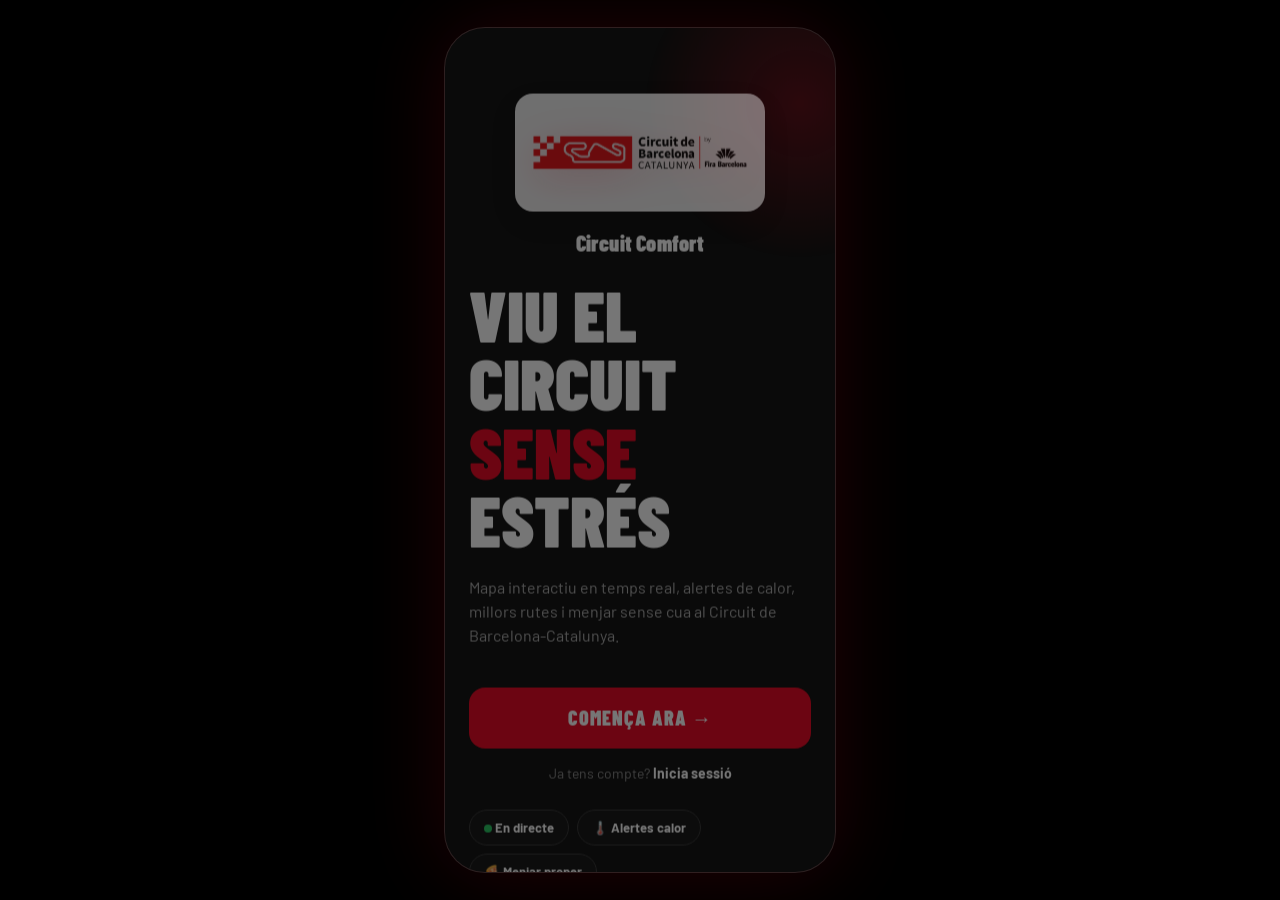
<file: index.html>
<!DOCTYPE html>
<html lang="ca">
<head>
  <meta charset="UTF-8">
  <meta http-equiv="refresh" content="0; url=index/index.html">
  <title>Circuit Comfort</title>
</head>
<body>
  <a href="index/index.html">Obrir Circuit Comfort</a>
</body>
</html>
</file>
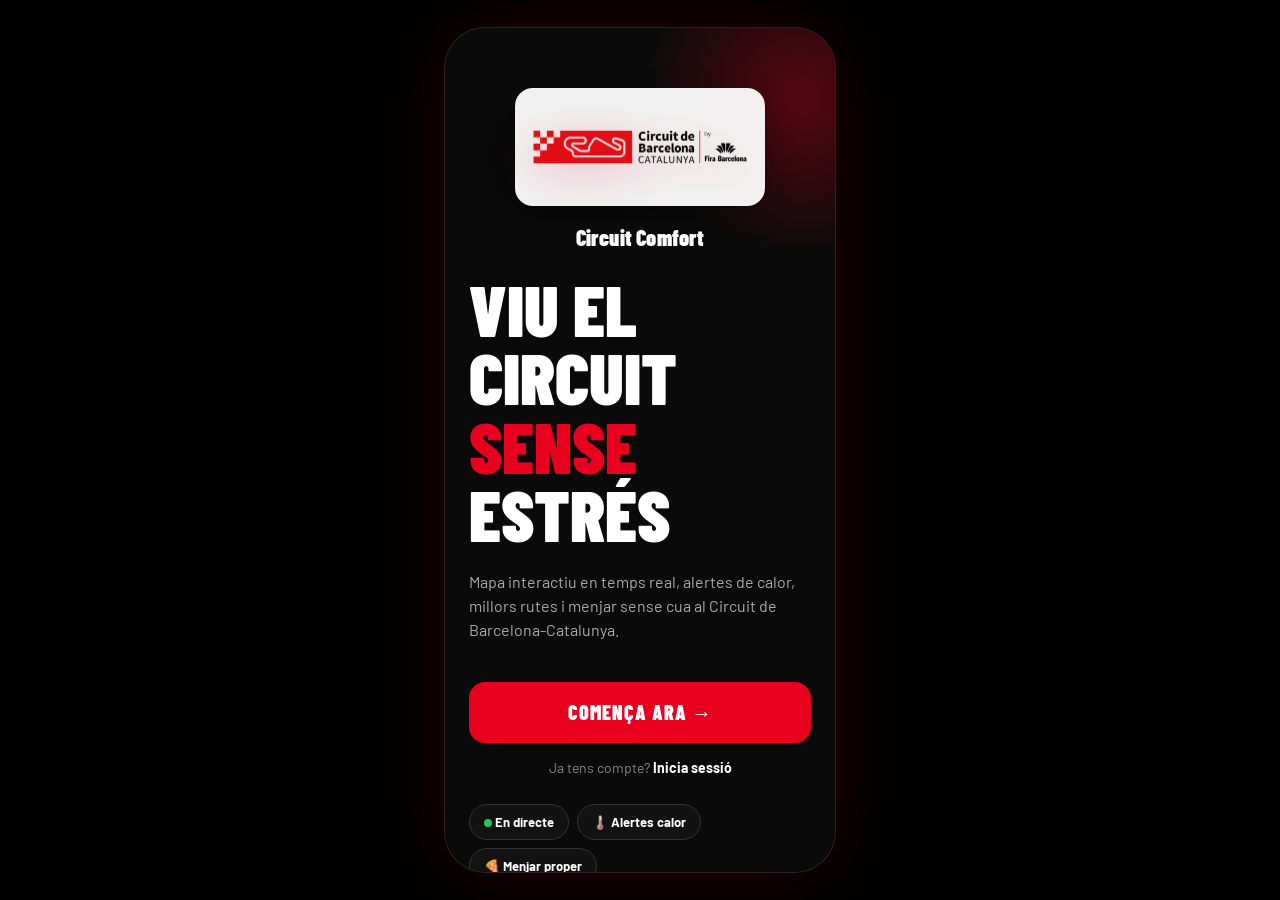
<file: index/index.html>
<!DOCTYPE html>
<html lang="ca">
<head>
  <meta charset="UTF-8">
  <meta name="viewport" content="width=device-width, initial-scale=1.0, maximum-scale=1.0">
  <title>Circuit Comfort</title>
  <link href="https://fonts.googleapis.com/css2?family=Barlow+Condensed:wght@400;700;900&family=Barlow:wght@400;500;600;700&display=swap" rel="stylesheet">
  <link rel="stylesheet" href="index.css">
</head>
<body>
  <div class="phone">
    <main class="page landing-page">
      <div class="glow-bg"></div>
      <div class="s1-top">
        <div class="s1-logo icon-logo"></div>
        <div class="s1-brand">Circuit Comfort</div>
      </div>

      <section class="hero">
        <h1>VIU EL<br>CIRCUIT<br><span>SENSE</span><br>ESTRÉS</h1>
        <p>Mapa interactiu en temps real, alertes de calor, millors rutes i menjar sense cua al Circuit de Barcelona-Catalunya.</p>
      </section>

      <section class="cta">
        <button class="btn-primary" data-page="login">COMENÇA ARA →</button>
        <p>Ja tens compte? <strong data-page="login">Inicia sessió</strong></p>
      </section>

      <section class="chips">
        <div class="chip"><span class="dot"></span> En directe</div>
        <div class="chip">🌡️ Alertes calor</div>
        <div class="chip">🍕 Menjar proper</div>
      </section>
    </main>
  </div>

  <script src="index.js"></script>
</body>
</html>
</file>
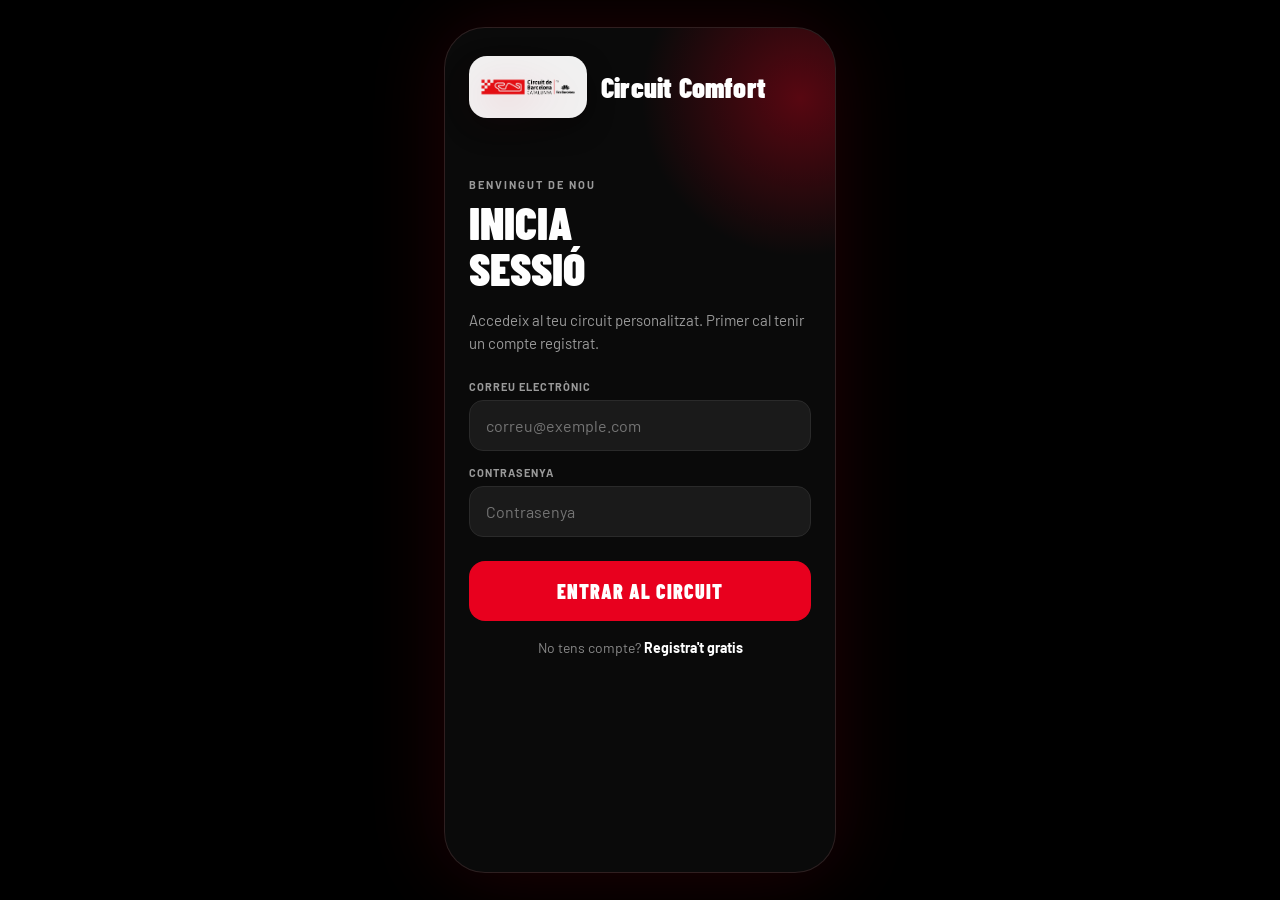
<file: login/login.html>
<!DOCTYPE html>
<html lang="ca">
<head>
  <meta charset="UTF-8">
  <meta name="viewport" content="width=device-width, initial-scale=1.0, maximum-scale=1.0">
  <title>Inicia sessió · Circuit Comfort</title>
  <link href="https://fonts.googleapis.com/css2?family=Barlow+Condensed:wght@400;700;900&family=Barlow:wght@400;500;600;700&display=swap" rel="stylesheet">
  <link rel="stylesheet" href="login.css">
</head>
<body>
  <div class="phone">
    <main class="page auth-page">
      <div class="glow-bg"></div>
      <header class="logo-bar">
        <div class="logo-icon icon-logo"></div>
        <div class="logo-text">Circuit Comfort</div>
      </header>

      <section class="auth-content">
        <div class="section-label">BENVINGUT DE NOU</div>
        <h1>INICIA<br>SESSIÓ</h1>
        <p class="muted-text">Accedeix al teu circuit personalitzat. Primer cal tenir un compte registrat.</p>

        <form id="loginForm" novalidate>
          <div class="input-group">
            <label class="input-label" for="email">CORREU ELECTRÒNIC</label>
            <input class="input-field" id="email" type="email" placeholder="correu@exemple.com" autocomplete="email">
            <div class="error-message" id="emailError"></div>
          </div>

          <div class="input-group">
            <label class="input-label" for="password">CONTRASENYA</label>
            <input class="input-field" id="password" type="password" placeholder="Contrasenya" autocomplete="current-password">
            <div class="error-message" id="passwordError"></div>
          </div>

          <div class="error-message form-error" id="formError"></div>
          <button class="btn-primary mt-24" type="submit">ENTRAR AL CIRCUIT</button>
        </form>

        <p class="switch-auth">No tens compte? <strong data-page="registre">Registra't gratis</strong></p>
      </section>
    </main>
  </div>

  <script src="login.js"></script>
</body>
</html>
</file>
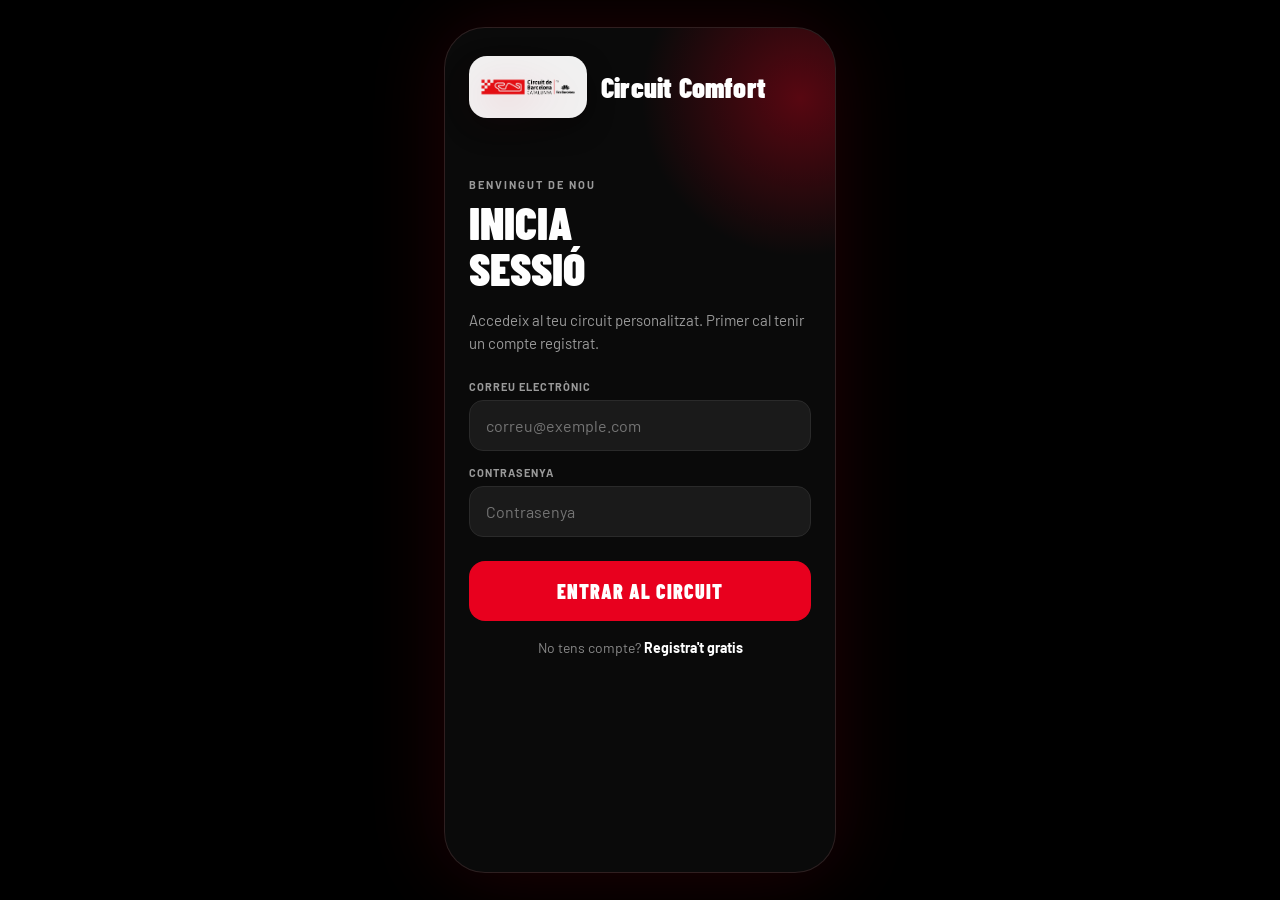
<file: perfil/perfil.html>
<!DOCTYPE html>
<html lang="ca">
<head>
  <meta charset="UTF-8">
  <meta name="viewport" content="width=device-width, initial-scale=1.0, maximum-scale=1.0">
  <title>Perfil · Circuit Comfort</title>
  <link href="https://fonts.googleapis.com/css2?family=Barlow+Condensed:wght@400;700;900&family=Barlow:wght@400;500;600;700&display=swap" rel="stylesheet">
  <link rel="stylesheet" href="perfil.css">
</head>
<body>
  <div class="phone">
    <main class="page">
      <div class="glow-bg"></div>
      <section class="profile-header">
        <div class="profile-avatar">🏎️</div>
        <h1 id="profileName">Hola!</h1>
        <p id="profileRole">GP Espanya · Circuit de Barcelona-Catalunya</p>
      </section>

      <section class="main-content">
        <div class="checklist-title">
          <span>Checklist Pre-Esdeveniment</span>
          <strong id="checkCount">1/5 COMPLETATS</strong>
        </div>
        <div class="checklist-progress"><div id="checkFill" style="width:20%;"></div></div>

        <div class="checklist-items">
          <article class="check-item checked"><div class="checkbox checked">✓</div><span>Entrades</span><em>🎫</em></article>
          <article class="check-item"><div class="checkbox"></div><span>Aigua</span><em>💧</em></article>
          <article class="check-item"><div class="checkbox"></div><span>Crema solar +50 SPF</span><em>☀️</em></article>
          <article class="check-item"><div class="checkbox"></div><span>Sabates còmodes</span><em>👟</em></article>
          <article class="check-item"><div class="checkbox"></div><span>Gorra</span><em>🧢</em></article>
        </div>

        <button class="logout-btn" id="logoutBtn">TANCAR SESSIÓ →</button>
      </section>
    </main>
    
<nav class="bottom-nav" aria-label="Navegació principal">
  <a class="nav-item " href="../circuit/circuit.html">
    <svg viewBox="0 0 24 24" fill="none" stroke="currentColor" stroke-width="2"><path d="M3 9l9-7 9 7v11a2 2 0 0 1-2 2H5a2 2 0 0 1-2-2z"/><path d="M9 22V12h6v10"/></svg>
    <span>Circuit</span>
  </a>
  <a class="nav-item " href="../transport/transport.html">
    <svg viewBox="0 0 24 24" fill="none" stroke="currentColor" stroke-width="2"><polygon points="3 11 22 2 13 21 11 13 3 11"/></svg>
    <span>Transport</span>
  </a>
  <a class="nav-item " href="../alertes/alertes.html">
    <svg viewBox="0 0 24 24" fill="none" stroke="currentColor" stroke-width="2"><path d="M10.29 3.86L1.82 18a2 2 0 0 0 1.71 3h16.94a2 2 0 0 0 1.71-3L13.71 3.86a2 2 0 0 0-3.42 0z"/><path d="M12 9v4"/><path d="M12 17h.01"/></svg>
    <span>Alertes</span>
  </a>
  <a class="nav-item " href="../menjar/menjar.html">
    <svg viewBox="0 0 24 24" fill="none" stroke="currentColor" stroke-width="2"><path d="M3 11l19-9-9 19-2-8-8-2z"/></svg>
    <span>Menjar</span>
  </a>
  <a class="nav-item active" href="../perfil/perfil.html">
    <svg viewBox="0 0 24 24" fill="none" stroke="currentColor" stroke-width="2"><path d="M20 21v-2a4 4 0 0 0-4-4H8a4 4 0 0 0-4 4v2"/><circle cx="12" cy="7" r="4"/></svg>
    <span>Perfil</span>
  </a>
</nav>

  </div>

  <script src="perfil.js"></script>
</body>
</html>
</file>
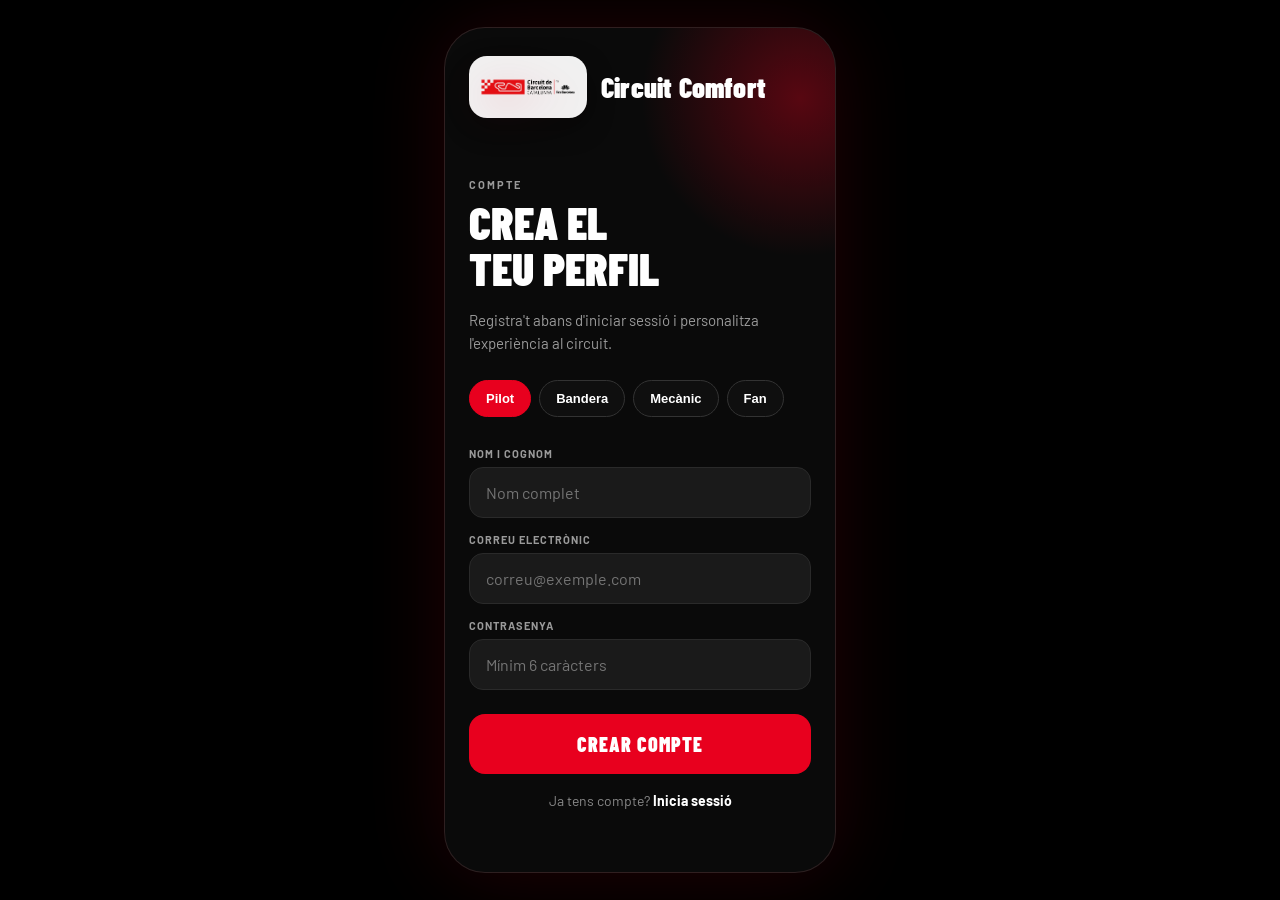
<file: registre/registre.html>
<!DOCTYPE html>
<html lang="ca">
<head>
  <meta charset="UTF-8">
  <meta name="viewport" content="width=device-width, initial-scale=1.0, maximum-scale=1.0">
  <title>Registre · Circuit Comfort</title>
  <link href="https://fonts.googleapis.com/css2?family=Barlow+Condensed:wght@400;700;900&family=Barlow:wght@400;500;600;700&display=swap" rel="stylesheet">
  <link rel="stylesheet" href="registre.css">
</head>
<body>
  <div class="phone">
    <main class="page auth-page">
      <div class="glow-bg"></div>
      <header class="logo-bar">
        <div class="logo-icon icon-logo"></div>
        <div class="logo-text">Circuit Comfort</div>
      </header>

      <section class="auth-content">
        <div class="section-label">COMPTE</div>
        <h1>CREA EL<br>TEU PERFIL</h1>
        <p class="muted-text">Registra't abans d'iniciar sessió i personalitza l'experiència al circuit.</p>

        <div class="role-selector" id="roleSelector">
          <button class="role-chip active" type="button">Pilot</button>
          <button class="role-chip" type="button">Bandera</button>
          <button class="role-chip" type="button">Mecànic</button>
          <button class="role-chip" type="button">Fan</button>
        </div>

        <form id="registerForm" novalidate>
          <div class="input-group">
            <label class="input-label" for="name">NOM I COGNOM</label>
            <input class="input-field" id="name" type="text" placeholder="Nom complet" autocomplete="name">
            <div class="error-message" id="nameError"></div>
          </div>

          <div class="input-group">
            <label class="input-label" for="email">CORREU ELECTRÒNIC</label>
            <input class="input-field" id="email" type="email" placeholder="correu@exemple.com" autocomplete="email">
            <div class="error-message" id="emailError"></div>
          </div>

          <div class="input-group">
            <label class="input-label" for="password">CONTRASENYA</label>
            <input class="input-field" id="password" type="password" placeholder="Mínim 6 caràcters" autocomplete="new-password">
            <div class="error-message" id="passwordError"></div>
          </div>

          <div class="success-message" id="successMessage"></div>
          <div class="error-message form-error" id="formError"></div>
          <button class="btn-primary mt-24" type="submit">CREAR COMPTE</button>
        </form>

        <p class="switch-auth">Ja tens compte? <strong data-page="login">Inicia sessió</strong></p>
      </section>
    </main>
  </div>

  <script src="registre.js"></script>
</body>
</html>
</file>
<file: index/index.css>
:root{
  --red:#E8001E;
  --red-dark:#B50018;
  --bg:#0A0A0A;
  --bg2:#111111;
  --bg3:#1A1A1A;
  --bg4:#222222;
  --text:#FFFFFF;
  --muted:#9A9A9A;
  --dim:#666;
  --green:#22C55E;
  --orange:#F97316;
  --yellow:#EAB308;
  --border:#2A2A2A;
  --safe-bottom:92px;
}

*{
  margin:0;
  padding:0;
  box-sizing:border-box;
  -webkit-tap-highlight-color:transparent;
}

body{
  background:#000;
  font-family:'Barlow',sans-serif;
  color:var(--text);
  min-height:100vh;
  display:flex;
  justify-content:center;
  align-items:center;
}

.phone{
  width:390px;
  height:844px;
  background:var(--bg);
  position:relative;
  overflow:hidden;
  border-radius:40px;
  box-shadow:0 0 80px rgba(232,0,30,.15),0 0 0 1px #222;
}

.page{
  position:absolute;
  inset:0;
  overflow-y:auto;
  overflow-x:hidden;
  scrollbar-width:none;
  -ms-overflow-style:none;
  padding-bottom:var(--safe-bottom);
}

.page::-webkit-scrollbar{display:none;}

.glow-bg{
  position:absolute;
  top:-90px;
  left:50%;
  transform:translateX(-50%);
  width:320px;
  height:320px;
  background:radial-gradient(circle,rgba(232,0,30,.35) 0%,transparent 70%);
  pointer-events:none;
  z-index:0;
}

.logo-bar{
  display:flex;
  align-items:center;
  gap:14px;
  padding:28px 24px 16px;
  position:relative;
  z-index:1;
}

.logo-icon,.s1-logo{
  background:rgba(255,255,255,.94);
  border-radius:18px;
  padding:8px;
  display:flex;
  align-items:center;
  justify-content:center;
  flex-shrink:0;
  overflow:visible;
  box-shadow:0 10px 28px rgba(0,0,0,.25);
}

.logo-icon{
  width:118px;
  height:62px;
}

.s1-logo{
  width:250px;
  height:118px;
  margin:0 auto 18px;
}

.logo-text,.s1-brand{
  font-family:'Barlow Condensed',sans-serif;
  font-weight:900;
  letter-spacing:.2px;
}

.logo-text{
  font-size:28px;
}

.s1-brand{
  font-size:22px;
  text-align:center;
}

.main-content{
  padding:10px 24px 0;
  position:relative;
  z-index:1;
}

.section-label{
  font-size:11px;
  letter-spacing:2px;
  font-weight:700;
  color:var(--muted);
  text-transform:uppercase;
  margin-bottom:8px;
}

.section-title{
  font-family:'Barlow Condensed',sans-serif;
  font-size:26px;
  font-weight:900;
  letter-spacing:1px;
  text-transform:uppercase;
  margin-bottom:16px;
}

.muted-text{
  color:var(--muted);
  font-size:15px;
  line-height:1.5;
  margin-bottom:26px;
}

.btn-primary,.btn-secondary,.btn-go,.btn-small{
  border:none;
  cursor:pointer;
  font-family:'Barlow Condensed',sans-serif;
  font-weight:900;
  letter-spacing:1px;
  transition:transform .12s ease,background .2s ease,border-color .2s ease;
}

.btn-primary:active,.btn-secondary:active,.btn-go:active,.btn-small:active{
  transform:scale(.98);
}

.btn-primary{
  width:100%;
  padding:18px;
  background:var(--red);
  color:white;
  border-radius:16px;
  font-size:20px;
  display:flex;
  align-items:center;
  justify-content:center;
  gap:10px;
}

.btn-primary:hover,.btn-go:hover,.btn-small:hover{background:var(--red-dark);}

.btn-secondary{
  width:100%;
  padding:16px;
  background:transparent;
  color:white;
  border:1.5px solid #333;
  border-radius:16px;
  font-size:18px;
}

.btn-go{
  padding:14px 22px;
  background:var(--red);
  color:white;
  border-radius:14px;
  font-size:17px;
}

.btn-small{
  padding:11px 16px;
  background:var(--red);
  color:white;
  border-radius:12px;
  font-size:14px;
}

.input-group{margin-bottom:15px;}

.input-label{
  display:block;
  font-size:11px;
  font-weight:700;
  color:var(--muted);
  letter-spacing:1px;
  text-transform:uppercase;
  margin-bottom:7px;
}

.input-field,.search-input{
  width:100%;
  padding:15px 16px;
  background:var(--bg3);
  border:1.5px solid var(--border);
  border-radius:14px;
  color:white;
  font-size:16px;
  font-family:'Barlow',sans-serif;
  outline:none;
  transition:border-color .2s,box-shadow .2s;
}

.input-field:focus,.search-input:focus{
  border-color:var(--red);
  box-shadow:0 0 0 4px rgba(232,0,30,.12);
}

.error-message{
  display:none;
  margin-top:8px;
  color:#ff6b6b;
  font-size:13px;
  font-weight:700;
}

.error-message.show{display:block;}

.success-message{
  display:none;
  margin-top:8px;
  color:var(--green);
  font-size:13px;
  font-weight:700;
}

.success-message.show{display:block;}

.card{
  background:var(--bg3);
  border:1px solid var(--border);
  border-radius:18px;
  padding:16px;
}

.bottom-nav{
  position:absolute;
  left:18px;
  right:18px;
  bottom:16px;
  min-height:74px;
  background:rgba(17,17,17,.96);
  border:1px solid var(--border);
  border-radius:24px;
  display:flex;
  align-items:center;
  justify-content:space-around;
  z-index:100;
  box-shadow:0 -10px 30px rgba(0,0,0,.35);
  backdrop-filter:blur(10px);
}

.nav-item{
  flex:1;
  border:none;
  background:transparent;
  color:#858585;
  display:flex;
  flex-direction:column;
  align-items:center;
  gap:5px;
  padding:10px 4px;
  cursor:pointer;
  font-family:'Barlow',sans-serif;
  text-decoration:none;
}

.nav-item.active{
  color:var(--red);
}

.nav-item svg{
  width:23px;
  height:23px;
}

.nav-item span{
  font-size:10px;
  font-weight:800;
  letter-spacing:.5px;
  text-transform:uppercase;
}

.search-row{
  display:flex;
  gap:10px;
  margin-bottom:16px;
}

.filter-row{
  display:flex;
  gap:9px;
  margin:14px 0;
  overflow-x:auto;
  padding-bottom:8px;
  scrollbar-width:thin;
}

.filter-row::-webkit-scrollbar{height:5px;}
.filter-row::-webkit-scrollbar-track{background:#191919;border-radius:999px;}
.filter-row::-webkit-scrollbar-thumb{background:#555;border-radius:999px;}

.filter-chip,.role-chip{
  padding:10px 16px;
  border:1.5px solid #333;
  border-radius:999px;
  font-size:13px;
  font-weight:800;
  white-space:nowrap;
  cursor:pointer;
  transition:all .2s;
  background:rgba(255,255,255,.02);
  color:white;
}

.filter-chip.active,.role-chip.active{
  background:var(--red);
  border-color:var(--red);
}

.map-card{
  height:300px;
  border-radius:20px;
  overflow:hidden;
  border:1px solid var(--border);
  background:#0D1117;
  position:relative;
}

.map-card.small{height:220px;}
.map-card.large{height:360px;}

.leaflet-container{
  background:#101010;
  font-family:'Barlow',sans-serif;
}

.leaflet-control-attribution{
  font-size:9px;
  background:rgba(0,0,0,.55)!important;
  color:#aaa!important;
}

.leaflet-control-attribution a{color:#ddd!important;}

.map-hint{
  margin-top:8px;
  color:#888;
  font-size:12px;
  line-height:1.4;
}

.stats-row{
  display:grid;
  grid-template-columns:1fr 1fr 1fr;
  gap:10px;
  margin-bottom:14px;
}

.stat-card{
  background:var(--bg3);
  border:1px solid var(--border);
  border-radius:16px;
  padding:16px 14px;
}

.stat-label{
  font-size:10px;
  font-weight:900;
  letter-spacing:1.5px;
  color:#666;
  text-transform:uppercase;
  margin-bottom:8px;
}

.stat-value{
  font-family:'Barlow Condensed',sans-serif;
  font-size:32px;
  font-weight:900;
}

.red{color:var(--red);}
.green{color:var(--green);}
.orange{color:var(--orange);}

@keyframes fadeIn{
  from{opacity:0;transform:translateY(10px);}
  to{opacity:1;transform:translateY(0);}
}

.page > *{animation:fadeIn .25s ease forwards;}

@media (max-width:430px){
  body{align-items:stretch;}
  .phone{
    width:100vw;
    height:100vh;
    border-radius:0;
  }
}

.landing-page{
  padding-bottom:32px;
}

.s1-top{
  display:flex;
  flex-direction:column;
  align-items:center;
  padding:60px 24px 24px;
  position:relative;
  z-index:1;
}

.hero{
  padding:0 24px;
  position:relative;
  z-index:1;
}

.hero h1{
  font-family:'Barlow Condensed',sans-serif;
  font-size:72px;
  font-weight:900;
  line-height:.95;
  text-transform:uppercase;
  margin-bottom:22px;
}

.hero h1 span{color:var(--red);}

.hero p{
  font-size:16px;
  color:#aaa;
  line-height:1.5;
  margin-bottom:40px;
}

.cta{
  padding:0 24px 28px;
  position:relative;
  z-index:1;
}

.cta p{
  margin-top:16px;
  color:#888;
  text-align:center;
  font-size:14px;
}

.cta strong{
  color:white;
  cursor:pointer;
}

.chips{
  display:flex;
  gap:8px;
  flex-wrap:wrap;
  padding:0 24px;
  position:relative;
  z-index:1;
}

.chip{
  padding:9px 14px;
  border:1.5px solid #333;
  border-radius:999px;
  font-size:13px;
  font-weight:700;
  background:rgba(255,255,255,.03);
}

.dot{
  display:inline-block;
  width:8px;
  height:8px;
  border-radius:50%;
  background:var(--green);
}


.logo-img-large{
  width:100%;
  height:100%;
  object-fit:contain;
  display:block;
  filter:drop-shadow(0 8px 20px rgba(232,0,30,.25));
}
</file>
<file: login/login.css>
:root{
  --red:#E8001E;
  --red-dark:#B50018;
  --bg:#0A0A0A;
  --bg2:#111111;
  --bg3:#1A1A1A;
  --bg4:#222222;
  --text:#FFFFFF;
  --muted:#9A9A9A;
  --dim:#666;
  --green:#22C55E;
  --orange:#F97316;
  --yellow:#EAB308;
  --border:#2A2A2A;
  --safe-bottom:92px;
}

*{
  margin:0;
  padding:0;
  box-sizing:border-box;
  -webkit-tap-highlight-color:transparent;
}

body{
  background:#000;
  font-family:'Barlow',sans-serif;
  color:var(--text);
  min-height:100vh;
  display:flex;
  justify-content:center;
  align-items:center;
}

.phone{
  width:390px;
  height:844px;
  background:var(--bg);
  position:relative;
  overflow:hidden;
  border-radius:40px;
  box-shadow:0 0 80px rgba(232,0,30,.15),0 0 0 1px #222;
}

.page{
  position:absolute;
  inset:0;
  overflow-y:auto;
  overflow-x:hidden;
  scrollbar-width:none;
  -ms-overflow-style:none;
  padding-bottom:var(--safe-bottom);
}

.page::-webkit-scrollbar{display:none;}

.glow-bg{
  position:absolute;
  top:-90px;
  left:50%;
  transform:translateX(-50%);
  width:320px;
  height:320px;
  background:radial-gradient(circle,rgba(232,0,30,.35) 0%,transparent 70%);
  pointer-events:none;
  z-index:0;
}

.logo-bar{
  display:flex;
  align-items:center;
  gap:14px;
  padding:28px 24px 16px;
  position:relative;
  z-index:1;
}

.logo-icon,.s1-logo{
  background:rgba(255,255,255,.94);
  border-radius:18px;
  padding:8px;
  display:flex;
  align-items:center;
  justify-content:center;
  flex-shrink:0;
  overflow:visible;
  box-shadow:0 10px 28px rgba(0,0,0,.25);
}

.logo-icon{
  width:118px;
  height:62px;
}

.s1-logo{
  width:250px;
  height:118px;
  margin:0 auto 18px;
}

.logo-text,.s1-brand{
  font-family:'Barlow Condensed',sans-serif;
  font-weight:900;
  letter-spacing:.2px;
}

.logo-text{
  font-size:28px;
}

.s1-brand{
  font-size:22px;
  text-align:center;
}

.main-content{
  padding:10px 24px 0;
  position:relative;
  z-index:1;
}

.section-label{
  font-size:11px;
  letter-spacing:2px;
  font-weight:700;
  color:var(--muted);
  text-transform:uppercase;
  margin-bottom:8px;
}

.section-title{
  font-family:'Barlow Condensed',sans-serif;
  font-size:26px;
  font-weight:900;
  letter-spacing:1px;
  text-transform:uppercase;
  margin-bottom:16px;
}

.muted-text{
  color:var(--muted);
  font-size:15px;
  line-height:1.5;
  margin-bottom:26px;
}

.btn-primary,.btn-secondary,.btn-go,.btn-small{
  border:none;
  cursor:pointer;
  font-family:'Barlow Condensed',sans-serif;
  font-weight:900;
  letter-spacing:1px;
  transition:transform .12s ease,background .2s ease,border-color .2s ease;
}

.btn-primary:active,.btn-secondary:active,.btn-go:active,.btn-small:active{
  transform:scale(.98);
}

.btn-primary{
  width:100%;
  padding:18px;
  background:var(--red);
  color:white;
  border-radius:16px;
  font-size:20px;
  display:flex;
  align-items:center;
  justify-content:center;
  gap:10px;
}

.btn-primary:hover,.btn-go:hover,.btn-small:hover{background:var(--red-dark);}

.btn-secondary{
  width:100%;
  padding:16px;
  background:transparent;
  color:white;
  border:1.5px solid #333;
  border-radius:16px;
  font-size:18px;
}

.btn-go{
  padding:14px 22px;
  background:var(--red);
  color:white;
  border-radius:14px;
  font-size:17px;
}

.btn-small{
  padding:11px 16px;
  background:var(--red);
  color:white;
  border-radius:12px;
  font-size:14px;
}

.input-group{margin-bottom:15px;}

.input-label{
  display:block;
  font-size:11px;
  font-weight:700;
  color:var(--muted);
  letter-spacing:1px;
  text-transform:uppercase;
  margin-bottom:7px;
}

.input-field,.search-input{
  width:100%;
  padding:15px 16px;
  background:var(--bg3);
  border:1.5px solid var(--border);
  border-radius:14px;
  color:white;
  font-size:16px;
  font-family:'Barlow',sans-serif;
  outline:none;
  transition:border-color .2s,box-shadow .2s;
}

.input-field:focus,.search-input:focus{
  border-color:var(--red);
  box-shadow:0 0 0 4px rgba(232,0,30,.12);
}

.error-message{
  display:none;
  margin-top:8px;
  color:#ff6b6b;
  font-size:13px;
  font-weight:700;
}

.error-message.show{display:block;}

.success-message{
  display:none;
  margin-top:8px;
  color:var(--green);
  font-size:13px;
  font-weight:700;
}

.success-message.show{display:block;}

.card{
  background:var(--bg3);
  border:1px solid var(--border);
  border-radius:18px;
  padding:16px;
}

.bottom-nav{
  position:absolute;
  left:18px;
  right:18px;
  bottom:16px;
  min-height:74px;
  background:rgba(17,17,17,.96);
  border:1px solid var(--border);
  border-radius:24px;
  display:flex;
  align-items:center;
  justify-content:space-around;
  z-index:100;
  box-shadow:0 -10px 30px rgba(0,0,0,.35);
  backdrop-filter:blur(10px);
}

.nav-item{
  flex:1;
  border:none;
  background:transparent;
  color:#858585;
  display:flex;
  flex-direction:column;
  align-items:center;
  gap:5px;
  padding:10px 4px;
  cursor:pointer;
  font-family:'Barlow',sans-serif;
  text-decoration:none;
}

.nav-item.active{
  color:var(--red);
}

.nav-item svg{
  width:23px;
  height:23px;
}

.nav-item span{
  font-size:10px;
  font-weight:800;
  letter-spacing:.5px;
  text-transform:uppercase;
}

.search-row{
  display:flex;
  gap:10px;
  margin-bottom:16px;
}

.filter-row{
  display:flex;
  gap:9px;
  margin:14px 0;
  overflow-x:auto;
  padding-bottom:8px;
  scrollbar-width:thin;
}

.filter-row::-webkit-scrollbar{height:5px;}
.filter-row::-webkit-scrollbar-track{background:#191919;border-radius:999px;}
.filter-row::-webkit-scrollbar-thumb{background:#555;border-radius:999px;}

.filter-chip,.role-chip{
  padding:10px 16px;
  border:1.5px solid #333;
  border-radius:999px;
  font-size:13px;
  font-weight:800;
  white-space:nowrap;
  cursor:pointer;
  transition:all .2s;
  background:rgba(255,255,255,.02);
  color:white;
}

.filter-chip.active,.role-chip.active{
  background:var(--red);
  border-color:var(--red);
}

.map-card{
  height:300px;
  border-radius:20px;
  overflow:hidden;
  border:1px solid var(--border);
  background:#0D1117;
  position:relative;
}

.map-card.small{height:220px;}
.map-card.large{height:360px;}

.leaflet-container{
  background:#101010;
  font-family:'Barlow',sans-serif;
}

.leaflet-control-attribution{
  font-size:9px;
  background:rgba(0,0,0,.55)!important;
  color:#aaa!important;
}

.leaflet-control-attribution a{color:#ddd!important;}

.map-hint{
  margin-top:8px;
  color:#888;
  font-size:12px;
  line-height:1.4;
}

.stats-row{
  display:grid;
  grid-template-columns:1fr 1fr 1fr;
  gap:10px;
  margin-bottom:14px;
}

.stat-card{
  background:var(--bg3);
  border:1px solid var(--border);
  border-radius:16px;
  padding:16px 14px;
}

.stat-label{
  font-size:10px;
  font-weight:900;
  letter-spacing:1.5px;
  color:#666;
  text-transform:uppercase;
  margin-bottom:8px;
}

.stat-value{
  font-family:'Barlow Condensed',sans-serif;
  font-size:32px;
  font-weight:900;
}

.red{color:var(--red);}
.green{color:var(--green);}
.orange{color:var(--orange);}

@keyframes fadeIn{
  from{opacity:0;transform:translateY(10px);}
  to{opacity:1;transform:translateY(0);}
}

.page > *{animation:fadeIn .25s ease forwards;}

@media (max-width:430px){
  body{align-items:stretch;}
  .phone{
    width:100vw;
    height:100vh;
    border-radius:0;
  }
}

.auth-content{
  padding:44px 24px;
  position:relative;
  z-index:1;
}

.auth-content h1{
  font-family:'Barlow Condensed',sans-serif;
  font-size:46px;
  line-height:1;
  font-weight:900;
  margin-bottom:18px;
}

.mt-24{margin-top:24px;}

.form-error{
  background:rgba(255,107,107,.12);
  border:1px solid rgba(255,107,107,.35);
  border-radius:12px;
  padding:12px;
}

.switch-auth{
  text-align:center;
  color:#888;
  margin-top:18px;
  font-size:14px;
}

.switch-auth strong{
  color:#fff;
  cursor:pointer;
}


.logo-img-large{
  width:100%;
  height:100%;
  object-fit:contain;
  display:block;
  filter:drop-shadow(0 8px 20px rgba(232,0,30,.25));
}
</file>
<file: perfil/perfil.css>
:root{
  --red:#E8001E;
  --red-dark:#B50018;
  --bg:#0A0A0A;
  --bg2:#111111;
  --bg3:#1A1A1A;
  --bg4:#222222;
  --text:#FFFFFF;
  --muted:#9A9A9A;
  --dim:#666;
  --green:#22C55E;
  --orange:#F97316;
  --yellow:#EAB308;
  --border:#2A2A2A;
  --safe-bottom:92px;
}

*{
  margin:0;
  padding:0;
  box-sizing:border-box;
  -webkit-tap-highlight-color:transparent;
}

body{
  background:#000;
  font-family:'Barlow',sans-serif;
  color:var(--text);
  min-height:100vh;
  display:flex;
  justify-content:center;
  align-items:center;
}

.phone{
  width:390px;
  height:844px;
  background:var(--bg);
  position:relative;
  overflow:hidden;
  border-radius:40px;
  box-shadow:0 0 80px rgba(232,0,30,.15),0 0 0 1px #222;
}

.page{
  position:absolute;
  inset:0;
  overflow-y:auto;
  overflow-x:hidden;
  scrollbar-width:none;
  -ms-overflow-style:none;
  padding-bottom:var(--safe-bottom);
}

.page::-webkit-scrollbar{display:none;}

.glow-bg{
  position:absolute;
  top:-90px;
  left:50%;
  transform:translateX(-50%);
  width:320px;
  height:320px;
  background:radial-gradient(circle,rgba(232,0,30,.35) 0%,transparent 70%);
  pointer-events:none;
  z-index:0;
}

.logo-bar{
  display:flex;
  align-items:center;
  gap:14px;
  padding:28px 24px 16px;
  position:relative;
  z-index:1;
}

.logo-icon,.s1-logo{
  background:rgba(255,255,255,.94);
  border-radius:18px;
  padding:8px;
  display:flex;
  align-items:center;
  justify-content:center;
  flex-shrink:0;
  overflow:visible;
  box-shadow:0 10px 28px rgba(0,0,0,.25);
}

.logo-icon{
  width:118px;
  height:62px;
}

.s1-logo{
  width:250px;
  height:118px;
  margin:0 auto 18px;
}

.logo-text,.s1-brand{
  font-family:'Barlow Condensed',sans-serif;
  font-weight:900;
  letter-spacing:.2px;
}

.logo-text{
  font-size:28px;
}

.s1-brand{
  font-size:22px;
  text-align:center;
}

.main-content{
  padding:10px 24px 0;
  position:relative;
  z-index:1;
}

.section-label{
  font-size:11px;
  letter-spacing:2px;
  font-weight:700;
  color:var(--muted);
  text-transform:uppercase;
  margin-bottom:8px;
}

.section-title{
  font-family:'Barlow Condensed',sans-serif;
  font-size:26px;
  font-weight:900;
  letter-spacing:1px;
  text-transform:uppercase;
  margin-bottom:16px;
}

.muted-text{
  color:var(--muted);
  font-size:15px;
  line-height:1.5;
  margin-bottom:26px;
}

.btn-primary,.btn-secondary,.btn-go,.btn-small{
  border:none;
  cursor:pointer;
  font-family:'Barlow Condensed',sans-serif;
  font-weight:900;
  letter-spacing:1px;
  transition:transform .12s ease,background .2s ease,border-color .2s ease;
}

.btn-primary:active,.btn-secondary:active,.btn-go:active,.btn-small:active{
  transform:scale(.98);
}

.btn-primary{
  width:100%;
  padding:18px;
  background:var(--red);
  color:white;
  border-radius:16px;
  font-size:20px;
  display:flex;
  align-items:center;
  justify-content:center;
  gap:10px;
}

.btn-primary:hover,.btn-go:hover,.btn-small:hover{background:var(--red-dark);}

.btn-secondary{
  width:100%;
  padding:16px;
  background:transparent;
  color:white;
  border:1.5px solid #333;
  border-radius:16px;
  font-size:18px;
}

.btn-go{
  padding:14px 22px;
  background:var(--red);
  color:white;
  border-radius:14px;
  font-size:17px;
}

.btn-small{
  padding:11px 16px;
  background:var(--red);
  color:white;
  border-radius:12px;
  font-size:14px;
}

.input-group{margin-bottom:15px;}

.input-label{
  display:block;
  font-size:11px;
  font-weight:700;
  color:var(--muted);
  letter-spacing:1px;
  text-transform:uppercase;
  margin-bottom:7px;
}

.input-field,.search-input{
  width:100%;
  padding:15px 16px;
  background:var(--bg3);
  border:1.5px solid var(--border);
  border-radius:14px;
  color:white;
  font-size:16px;
  font-family:'Barlow',sans-serif;
  outline:none;
  transition:border-color .2s,box-shadow .2s;
}

.input-field:focus,.search-input:focus{
  border-color:var(--red);
  box-shadow:0 0 0 4px rgba(232,0,30,.12);
}

.error-message{
  display:none;
  margin-top:8px;
  color:#ff6b6b;
  font-size:13px;
  font-weight:700;
}

.error-message.show{display:block;}

.success-message{
  display:none;
  margin-top:8px;
  color:var(--green);
  font-size:13px;
  font-weight:700;
}

.success-message.show{display:block;}

.card{
  background:var(--bg3);
  border:1px solid var(--border);
  border-radius:18px;
  padding:16px;
}

.bottom-nav{
  position:absolute;
  left:18px;
  right:18px;
  bottom:16px;
  min-height:74px;
  background:rgba(17,17,17,.96);
  border:1px solid var(--border);
  border-radius:24px;
  display:flex;
  align-items:center;
  justify-content:space-around;
  z-index:100;
  box-shadow:0 -10px 30px rgba(0,0,0,.35);
  backdrop-filter:blur(10px);
}

.nav-item{
  flex:1;
  border:none;
  background:transparent;
  color:#858585;
  display:flex;
  flex-direction:column;
  align-items:center;
  gap:5px;
  padding:10px 4px;
  cursor:pointer;
  font-family:'Barlow',sans-serif;
  text-decoration:none;
}

.nav-item.active{
  color:var(--red);
}

.nav-item svg{
  width:23px;
  height:23px;
}

.nav-item span{
  font-size:10px;
  font-weight:800;
  letter-spacing:.5px;
  text-transform:uppercase;
}

.search-row{
  display:flex;
  gap:10px;
  margin-bottom:16px;
}

.filter-row{
  display:flex;
  gap:9px;
  margin:14px 0;
  overflow-x:auto;
  padding-bottom:8px;
  scrollbar-width:thin;
}

.filter-row::-webkit-scrollbar{height:5px;}
.filter-row::-webkit-scrollbar-track{background:#191919;border-radius:999px;}
.filter-row::-webkit-scrollbar-thumb{background:#555;border-radius:999px;}

.filter-chip,.role-chip{
  padding:10px 16px;
  border:1.5px solid #333;
  border-radius:999px;
  font-size:13px;
  font-weight:800;
  white-space:nowrap;
  cursor:pointer;
  transition:all .2s;
  background:rgba(255,255,255,.02);
  color:white;
}

.filter-chip.active,.role-chip.active{
  background:var(--red);
  border-color:var(--red);
}

.map-card{
  height:300px;
  border-radius:20px;
  overflow:hidden;
  border:1px solid var(--border);
  background:#0D1117;
  position:relative;
}

.map-card.small{height:220px;}
.map-card.large{height:360px;}

.leaflet-container{
  background:#101010;
  font-family:'Barlow',sans-serif;
}

.leaflet-control-attribution{
  font-size:9px;
  background:rgba(0,0,0,.55)!important;
  color:#aaa!important;
}

.leaflet-control-attribution a{color:#ddd!important;}

.map-hint{
  margin-top:8px;
  color:#888;
  font-size:12px;
  line-height:1.4;
}

.stats-row{
  display:grid;
  grid-template-columns:1fr 1fr 1fr;
  gap:10px;
  margin-bottom:14px;
}

.stat-card{
  background:var(--bg3);
  border:1px solid var(--border);
  border-radius:16px;
  padding:16px 14px;
}

.stat-label{
  font-size:10px;
  font-weight:900;
  letter-spacing:1.5px;
  color:#666;
  text-transform:uppercase;
  margin-bottom:8px;
}

.stat-value{
  font-family:'Barlow Condensed',sans-serif;
  font-size:32px;
  font-weight:900;
}

.red{color:var(--red);}
.green{color:var(--green);}
.orange{color:var(--orange);}

@keyframes fadeIn{
  from{opacity:0;transform:translateY(10px);}
  to{opacity:1;transform:translateY(0);}
}

.page > *{animation:fadeIn .25s ease forwards;}

@media (max-width:430px){
  body{align-items:stretch;}
  .phone{
    width:100vw;
    height:100vh;
    border-radius:0;
  }
}

.profile-header{
  display:flex;
  flex-direction:column;
  align-items:center;
  padding:46px 24px 28px;
  position:relative;
  z-index:1;
}

.profile-avatar{
  width:86px;
  height:86px;
  border-radius:24px;
  background:var(--bg3);
  border:2px solid var(--border);
  display:flex;
  align-items:center;
  justify-content:center;
  font-size:40px;
  margin-bottom:14px;
}

.profile-header h1{
  font-family:'Barlow Condensed',sans-serif;
  font-size:40px;
  font-weight:900;
}

.profile-header p{
  color:#888;
  font-size:14px;
  text-align:center;
}

.checklist-title{
  display:flex;
  justify-content:space-between;
  gap:10px;
  font-size:12px;
  font-weight:900;
  letter-spacing:1px;
  text-transform:uppercase;
  margin-bottom:10px;
}

.checklist-title strong{
  color:var(--red);
  white-space:nowrap;
}

.checklist-progress{
  height:5px;
  background:#2A2A2A;
  border-radius:999px;
  overflow:hidden;
  margin-bottom:16px;
}

.checklist-progress div{
  height:100%;
  background:var(--red);
  transition:width .25s;
}

.check-item{
  background:var(--bg3);
  border:1px solid var(--border);
  border-radius:18px;
  padding:16px;
  display:flex;
  align-items:center;
  gap:14px;
  margin-bottom:10px;
  cursor:pointer;
}

.check-item.checked{
  border-color:#2A3A2A;
}

.checkbox{
  width:28px;
  height:28px;
  border:2px solid #444;
  border-radius:9px;
  display:flex;
  align-items:center;
  justify-content:center;
  font-weight:900;
}

.checkbox.checked{
  background:var(--red);
  border-color:var(--red);
}

.check-item span{
  flex:1;
  font-size:16px;
}

.check-item.checked span{
  color:#888;
  text-decoration:line-through;
}

.check-item em{
  font-style:normal;
  font-size:20px;
  opacity:.6;
}

.logout-btn{
  width:100%;
  margin-top:18px;
  padding:15px;
  background:transparent;
  border:2px solid #333;
  border-radius:15px;
  color:white;
  font-family:'Barlow Condensed',sans-serif;
  font-size:17px;
  font-weight:900;
  letter-spacing:1px;
  cursor:pointer;
}


.logo-img-large{
  width:100%;
  height:100%;
  object-fit:contain;
  display:block;
  filter:drop-shadow(0 8px 20px rgba(232,0,30,.25));
}
</file>
<file: registre/registre.css>
:root{
  --red:#E8001E;
  --red-dark:#B50018;
  --bg:#0A0A0A;
  --bg2:#111111;
  --bg3:#1A1A1A;
  --bg4:#222222;
  --text:#FFFFFF;
  --muted:#9A9A9A;
  --dim:#666;
  --green:#22C55E;
  --orange:#F97316;
  --yellow:#EAB308;
  --border:#2A2A2A;
  --safe-bottom:92px;
}

*{
  margin:0;
  padding:0;
  box-sizing:border-box;
  -webkit-tap-highlight-color:transparent;
}

body{
  background:#000;
  font-family:'Barlow',sans-serif;
  color:var(--text);
  min-height:100vh;
  display:flex;
  justify-content:center;
  align-items:center;
}

.phone{
  width:390px;
  height:844px;
  background:var(--bg);
  position:relative;
  overflow:hidden;
  border-radius:40px;
  box-shadow:0 0 80px rgba(232,0,30,.15),0 0 0 1px #222;
}

.page{
  position:absolute;
  inset:0;
  overflow-y:auto;
  overflow-x:hidden;
  scrollbar-width:none;
  -ms-overflow-style:none;
  padding-bottom:var(--safe-bottom);
}

.page::-webkit-scrollbar{display:none;}

.glow-bg{
  position:absolute;
  top:-90px;
  left:50%;
  transform:translateX(-50%);
  width:320px;
  height:320px;
  background:radial-gradient(circle,rgba(232,0,30,.35) 0%,transparent 70%);
  pointer-events:none;
  z-index:0;
}

.logo-bar{
  display:flex;
  align-items:center;
  gap:14px;
  padding:28px 24px 16px;
  position:relative;
  z-index:1;
}

.logo-icon,.s1-logo{
  background:rgba(255,255,255,.94);
  border-radius:18px;
  padding:8px;
  display:flex;
  align-items:center;
  justify-content:center;
  flex-shrink:0;
  overflow:visible;
  box-shadow:0 10px 28px rgba(0,0,0,.25);
}

.logo-icon{
  width:118px;
  height:62px;
}

.s1-logo{
  width:250px;
  height:118px;
  margin:0 auto 18px;
}

.logo-text,.s1-brand{
  font-family:'Barlow Condensed',sans-serif;
  font-weight:900;
  letter-spacing:.2px;
}

.logo-text{
  font-size:28px;
}

.s1-brand{
  font-size:22px;
  text-align:center;
}

.main-content{
  padding:10px 24px 0;
  position:relative;
  z-index:1;
}

.section-label{
  font-size:11px;
  letter-spacing:2px;
  font-weight:700;
  color:var(--muted);
  text-transform:uppercase;
  margin-bottom:8px;
}

.section-title{
  font-family:'Barlow Condensed',sans-serif;
  font-size:26px;
  font-weight:900;
  letter-spacing:1px;
  text-transform:uppercase;
  margin-bottom:16px;
}

.muted-text{
  color:var(--muted);
  font-size:15px;
  line-height:1.5;
  margin-bottom:26px;
}

.btn-primary,.btn-secondary,.btn-go,.btn-small{
  border:none;
  cursor:pointer;
  font-family:'Barlow Condensed',sans-serif;
  font-weight:900;
  letter-spacing:1px;
  transition:transform .12s ease,background .2s ease,border-color .2s ease;
}

.btn-primary:active,.btn-secondary:active,.btn-go:active,.btn-small:active{
  transform:scale(.98);
}

.btn-primary{
  width:100%;
  padding:18px;
  background:var(--red);
  color:white;
  border-radius:16px;
  font-size:20px;
  display:flex;
  align-items:center;
  justify-content:center;
  gap:10px;
}

.btn-primary:hover,.btn-go:hover,.btn-small:hover{background:var(--red-dark);}

.btn-secondary{
  width:100%;
  padding:16px;
  background:transparent;
  color:white;
  border:1.5px solid #333;
  border-radius:16px;
  font-size:18px;
}

.btn-go{
  padding:14px 22px;
  background:var(--red);
  color:white;
  border-radius:14px;
  font-size:17px;
}

.btn-small{
  padding:11px 16px;
  background:var(--red);
  color:white;
  border-radius:12px;
  font-size:14px;
}

.input-group{margin-bottom:15px;}

.input-label{
  display:block;
  font-size:11px;
  font-weight:700;
  color:var(--muted);
  letter-spacing:1px;
  text-transform:uppercase;
  margin-bottom:7px;
}

.input-field,.search-input{
  width:100%;
  padding:15px 16px;
  background:var(--bg3);
  border:1.5px solid var(--border);
  border-radius:14px;
  color:white;
  font-size:16px;
  font-family:'Barlow',sans-serif;
  outline:none;
  transition:border-color .2s,box-shadow .2s;
}

.input-field:focus,.search-input:focus{
  border-color:var(--red);
  box-shadow:0 0 0 4px rgba(232,0,30,.12);
}

.error-message{
  display:none;
  margin-top:8px;
  color:#ff6b6b;
  font-size:13px;
  font-weight:700;
}

.error-message.show{display:block;}

.success-message{
  display:none;
  margin-top:8px;
  color:var(--green);
  font-size:13px;
  font-weight:700;
}

.success-message.show{display:block;}

.card{
  background:var(--bg3);
  border:1px solid var(--border);
  border-radius:18px;
  padding:16px;
}

.bottom-nav{
  position:absolute;
  left:18px;
  right:18px;
  bottom:16px;
  min-height:74px;
  background:rgba(17,17,17,.96);
  border:1px solid var(--border);
  border-radius:24px;
  display:flex;
  align-items:center;
  justify-content:space-around;
  z-index:100;
  box-shadow:0 -10px 30px rgba(0,0,0,.35);
  backdrop-filter:blur(10px);
}

.nav-item{
  flex:1;
  border:none;
  background:transparent;
  color:#858585;
  display:flex;
  flex-direction:column;
  align-items:center;
  gap:5px;
  padding:10px 4px;
  cursor:pointer;
  font-family:'Barlow',sans-serif;
  text-decoration:none;
}

.nav-item.active{
  color:var(--red);
}

.nav-item svg{
  width:23px;
  height:23px;
}

.nav-item span{
  font-size:10px;
  font-weight:800;
  letter-spacing:.5px;
  text-transform:uppercase;
}

.search-row{
  display:flex;
  gap:10px;
  margin-bottom:16px;
}

.filter-row{
  display:flex;
  gap:9px;
  margin:14px 0;
  overflow-x:auto;
  padding-bottom:8px;
  scrollbar-width:thin;
}

.filter-row::-webkit-scrollbar{height:5px;}
.filter-row::-webkit-scrollbar-track{background:#191919;border-radius:999px;}
.filter-row::-webkit-scrollbar-thumb{background:#555;border-radius:999px;}

.filter-chip,.role-chip{
  padding:10px 16px;
  border:1.5px solid #333;
  border-radius:999px;
  font-size:13px;
  font-weight:800;
  white-space:nowrap;
  cursor:pointer;
  transition:all .2s;
  background:rgba(255,255,255,.02);
  color:white;
}

.filter-chip.active,.role-chip.active{
  background:var(--red);
  border-color:var(--red);
}

.map-card{
  height:300px;
  border-radius:20px;
  overflow:hidden;
  border:1px solid var(--border);
  background:#0D1117;
  position:relative;
}

.map-card.small{height:220px;}
.map-card.large{height:360px;}

.leaflet-container{
  background:#101010;
  font-family:'Barlow',sans-serif;
}

.leaflet-control-attribution{
  font-size:9px;
  background:rgba(0,0,0,.55)!important;
  color:#aaa!important;
}

.leaflet-control-attribution a{color:#ddd!important;}

.map-hint{
  margin-top:8px;
  color:#888;
  font-size:12px;
  line-height:1.4;
}

.stats-row{
  display:grid;
  grid-template-columns:1fr 1fr 1fr;
  gap:10px;
  margin-bottom:14px;
}

.stat-card{
  background:var(--bg3);
  border:1px solid var(--border);
  border-radius:16px;
  padding:16px 14px;
}

.stat-label{
  font-size:10px;
  font-weight:900;
  letter-spacing:1.5px;
  color:#666;
  text-transform:uppercase;
  margin-bottom:8px;
}

.stat-value{
  font-family:'Barlow Condensed',sans-serif;
  font-size:32px;
  font-weight:900;
}

.red{color:var(--red);}
.green{color:var(--green);}
.orange{color:var(--orange);}

@keyframes fadeIn{
  from{opacity:0;transform:translateY(10px);}
  to{opacity:1;transform:translateY(0);}
}

.page > *{animation:fadeIn .25s ease forwards;}

@media (max-width:430px){
  body{align-items:stretch;}
  .phone{
    width:100vw;
    height:100vh;
    border-radius:0;
  }
}

.auth-content{
  padding:44px 24px;
  position:relative;
  z-index:1;
}

.auth-content h1{
  font-family:'Barlow Condensed',sans-serif;
  font-size:46px;
  line-height:1;
  font-weight:900;
  margin-bottom:18px;
}

.mt-24{margin-top:24px;}

.form-error{
  background:rgba(255,107,107,.12);
  border:1px solid rgba(255,107,107,.35);
  border-radius:12px;
  padding:12px;
}

.switch-auth{
  text-align:center;
  color:#888;
  margin-top:18px;
  font-size:14px;
}

.switch-auth strong{
  color:#fff;
  cursor:pointer;
}

.role-selector{
  display:flex;
  gap:8px;
  overflow-x:auto;
  padding-bottom:8px;
  margin-bottom:22px;
}


.logo-img-large{
  width:100%;
  height:100%;
  object-fit:contain;
  display:block;
  filter:drop-shadow(0 8px 20px rgba(232,0,30,.25));
}
</file>
